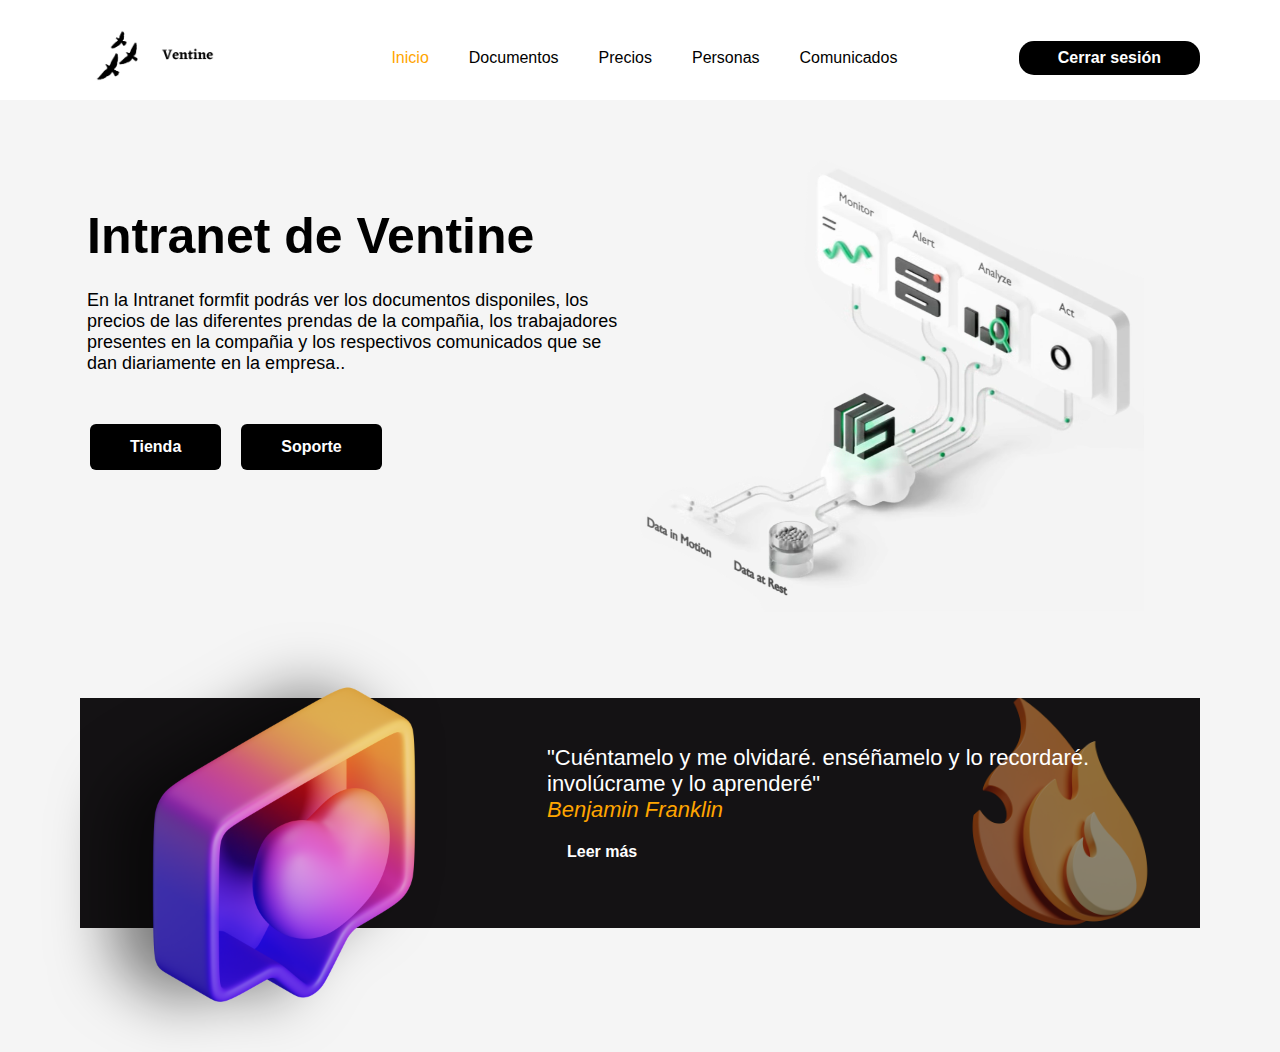
<file: index.html>
<!DOCTYPE html>
<html>
<head>
	<meta charset="utf-8">
	<meta name="viewport" content="width=device-width, initial-scale=1">
	<link rel="stylesheet" type="text/css" href="css/styles.css">
	<title>Inicio</title>
	<link rel="shortcut icon" href="assets/icono.png" type="image/x-icon">
	<link rel="stylesheet" href="https://fonts.googleapis.com/css2?family=Material+Symbols+Outlined:opsz,wght,FILL,GRAD@20..48,100..700,0..1,-50..200" />
</head>
<body>
	<header>
		<div class="container__header">
			<div class="logo">
				<a href="index.html"><img class="logo-img" src="assets/ventinet.png" alt="logos"> </a> 
			</div>
			<div class="menu">
				<nav>
					<ul>
						<li> <a href="index.html" class="active">Inicio</a> </li>
						<li> <a href="documentos.html">Documentos</a> </li>
						<li> <a href="Precios.html">Precios</a> </li>
						<li> <a href="Personas.html">Personas</a> </li>
						<li> <a href="comunicados.html">Comunicados</a> </li>
					</ul>
				</nav>
			</div>
			<span class="material-symbols-outlined" id="icon_menu">list</span>
			<div class="header__register">
				<input type="button" class="btn__header-register" value="Cerrar sesión" name="">
			</div>
		</div>
	</header>
	<main>
		<div class="cover">
			<div class="text__information-cover">
				<h1>Intranet de Ventine</h1>
				<p>En la Intranet formfit podrás ver los documentos disponiles, los precios de las diferentes
				prendas de la compañia, los trabajadores presentes en la compañia y los respectivos comunicados
				que se dan diariamente en la empresa..</p>
				<div class="buttons__cover">
					<input type="button" class="btn__register-cover" id="Tienda" value="Tienda" name="">
					<input type="button" class="btn__readMore-cover" id="Soporte"  value="Soporte" name="">
				</div>
			</div>
			<div class="media__cover">
				<video src="assets/animacion_cover.webm" autoplay preload="auto" playinline loop muted></video>
			</div>
		</div>
		<div class="container__banner">
			<div class="banner">
				<div class="banner__icon-heart">
					<img   id="icon_heart"  src="assets/heart_notify.png" alt="heart">
				</div>
				<div class="banner__icon-fire">
					 <img src="assets/fire-dynamic-color.png"  id="icon_fire" alt="fire"> 
				</div>
				<div class="banner__text">
					<h2>"Cuéntamelo y me olvidaré. enséñamelo y lo recordaré. involúcrame y lo aprenderé"<br> <span>Benjamin Franklin </span> </h2>
					<a href="https://www.tinyrockets.app/blog/frases-motivadoras" target="_blank"> Leer más</a>
				</div>
			</div>
		</div>
	</main>
	<script type="text/javascript" src="js/main.js"></script>
</body>
</html>
</file>
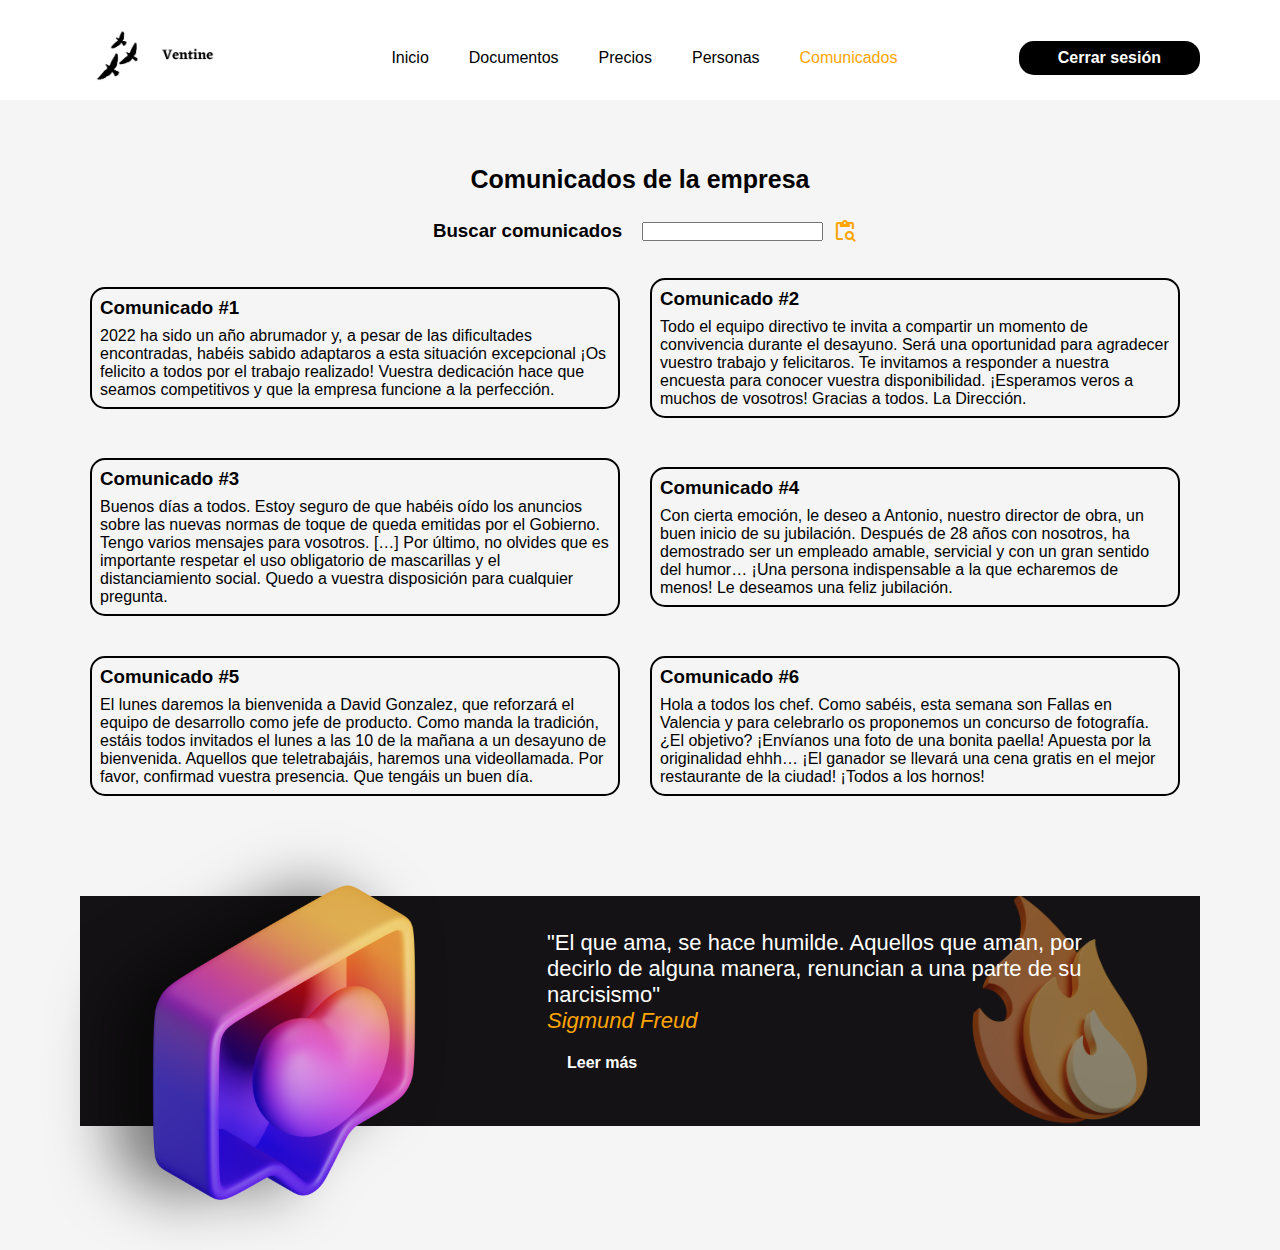
<file: Comunicados.html>
<!DOCTYPE html>
<html>
<head>
	<meta charset="utf-8">
	<meta name="viewport" content="width=device-width, initial-scale=1">
	<link rel="stylesheet" type="text/css" href="css/stylesCom.css">
	<title>Comunicados</title>
	<link rel="shortcut icon" href="assets/icono.png" type="image/x-icon">
	<link rel="stylesheet" type="text/css" href="css/styles.css">	
	<link rel="stylesheet" href="https://fonts.googleapis.com/css2?family=Material+Symbols+Outlined:opsz,wght,FILL,GRAD@20..48,100..700,0..1,-50..200" />
</head>
<body>
	<header>
		<div class="container__header">
			<div class="logo">
				<a href="index.html"><img class="logo-img" src="assets/ventinet.png" alt="logos"> </a> 
			</div>
			<div class="menu">
				<nav>
					<ul>
						<li> <a href="index.html">Inicio</a> </li>
						<li> <a href="documentos.html">Documentos</a> </li>
						<li> <a href="Precios.html">Precios</a> </li>
						<li> <a href="Personas.html">Personas</a> </li>
						<li> <a href="comunicados.html"  class="active">Comunicados</a> </li>
					</ul>
				</nav>
			</div>
			<span class="material-symbols-outlined" id="icon_menu">list</span>

			<div class="header__register">
				<input type="button" class="btn__header-register" value="Cerrar sesión" name="">
			</div>
		</div>
	</header>
	<main>
		<div class="main__title">
			<h2 class="main__title-h2">Comunicados de la empresa</h2>
		</div>
		<div class="main__busqueda">
			<h3 class="main__busqueda-h3">Buscar comunicados</h3>
			<input class="main__busqueda-input" type="text" name="" >
			<span class="material-symbols-outlined main__busqueda-span">content_paste_search</span>
		</div>
		
			<div class="section-comunication">
				<div class="section-comunication-com">
					<div> <h3 class="section-comunication-com-h3">Comunicado #1</h3></div>
					<p class="section-comunication-com-p">
						2022 ha sido un año abrumador y, a pesar de las dificultades encontradas, habéis sabido adaptaros a esta situación excepcional ¡Os felicito a todos por el trabajo realizado! Vuestra dedicación hace que seamos competitivos y que la empresa funcione a la perfección.
					</p>
				</div>
				<div class="section-comunication-com">
					<div> <h3 class="section-comunication-com-h3">Comunicado #2</h3></div>
					<p class="section-comunication-com-p">
						Todo el equipo directivo te invita a compartir un momento de convivencia durante el desayuno. Será una oportunidad para agradecer vuestro trabajo y felicitaros. Te invitamos a responder a nuestra encuesta para conocer vuestra disponibilidad. ¡Esperamos veros a muchos de vosotros! Gracias a todos. La Dirección.
					</p>
				</div>
				<div class="section-comunication-com">
					<div> <h3 class="section-comunication-com-h3">Comunicado #3</h3></div>
					<p class="section-comunication-com-p">
						Buenos días a todos. Estoy seguro de que habéis oído los anuncios sobre las nuevas normas de toque de queda emitidas por el Gobierno. Tengo varios mensajes para vosotros. […] Por último, no olvides que es importante respetar el uso obligatorio de mascarillas y el distanciamiento social. Quedo a vuestra disposición para cualquier pregunta.
					</p>
				</div>
				<div class="section-comunication-com non">
					<div> <h3 class="section-comunication-com-h3 ">Comunicado #4</h3></div>
					<p class="section-comunication-com-p">
						Con cierta emoción, le deseo a Antonio, nuestro director de obra, un buen inicio de su jubilación. Después de 28 años con nosotros, ha demostrado ser un empleado amable, servicial y con un gran sentido del humor… ¡Una persona indispensable a la que echaremos de menos! Le deseamos una feliz jubilación.
					</p>
				</div>
				<div class="section-comunication-com">
					<div> <h3 class="section-comunication-com-h3">Comunicado #5</h3></div>
					<p class="section-comunication-com-p">
						El lunes daremos la bienvenida a David Gonzalez, que reforzará el equipo de desarrollo como jefe de producto. Como manda la tradición, estáis todos invitados el lunes a las 10 de la mañana a un desayuno de bienvenida. Aquellos que teletrabajáis, haremos una videollamada. Por favor, confirmad vuestra presencia. Que tengáis un buen día.
					</p>
				</div>
				<div class="section-comunication-com non">
					<div> <h3 class="section-comunication-com-h3 ">Comunicado #6</h3></div>
					<p class="section-comunication-com-p">
						Hola a todos los chef. Como sabéis, esta semana son Fallas en Valencia y para celebrarlo os proponemos un concurso de fotografía. ¿El objetivo? ¡Envíanos una foto de una bonita paella! Apuesta por la originalidad ehhh… ¡El ganador se llevará una cena gratis en el mejor restaurante de la ciudad! ¡Todos a los hornos!
					</p>
				</div>											
			</div>	

		<div class="container__banner">
			<div class="banner">
				<div class="banner__icon-heart">
					<img   id="icon_heart"  src="assets/heart_notify.png" alt="heart">
				</div>
				<div class="banner__icon-fire">
					 <img src="assets/fire-dynamic-color.png"  id="icon_fire" alt="fire"> 
				</div>
				<div class="banner__text">
					<h2>"El que ama, se hace humilde. Aquellos que aman, por decirlo de alguna manera, renuncian a una parte de su narcisismo"<br> <span>Sigmund Freud</span> </h2>
					<a href="https://www.tinyrockets.app/blog/frases-motivadoras" target="_blank"> Leer más</a>
				</div>
			</div>
		</div>
	</main>
	<script type="text/javascript" src="js/main.js"></script>
</body>
</html>
</file>
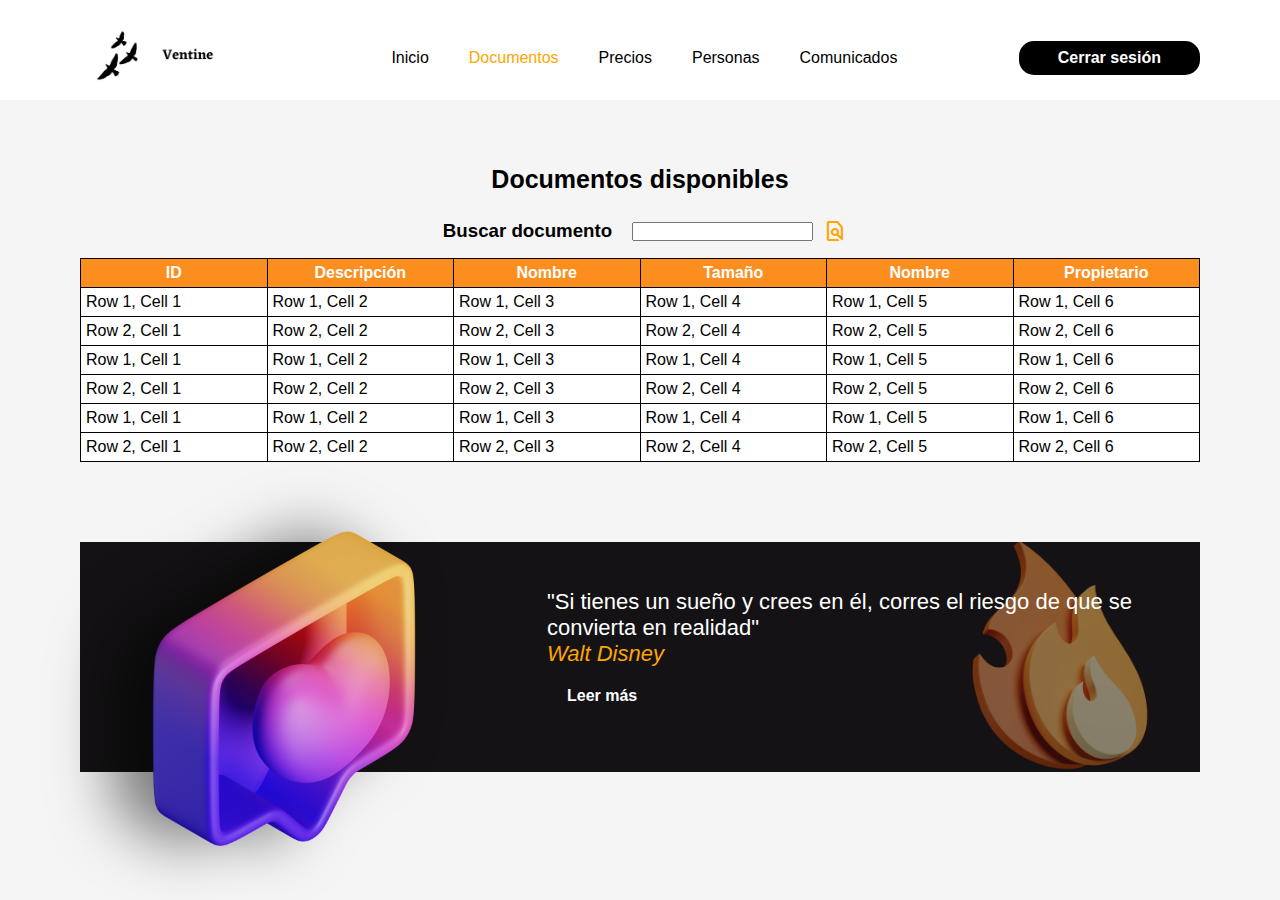
<file: documentos.html>
<!DOCTYPE html>
<html>
<head>
	<meta charset="utf-8">
	<meta name="viewport" content="width=device-width, initial-scale=1">
	<link rel="stylesheet" type="text/css" href="css/stylesDoc.css">
	<title>Documentos</title>
	<link rel="shortcut icon" href="assets/icono.png" type="image/x-icon">
	<link rel="stylesheet" type="text/css" href="css/styles.css">	
	<link rel="stylesheet" href="https://fonts.googleapis.com/css2?family=Material+Symbols+Outlined:opsz,wght,FILL,GRAD@20..48,100..700,0..1,-50..200" />
</head>
<body>
	<header>
		<div class="container__header">
			<div class="logo">
				<a href="index.html"><img class="logo-img" src="assets/ventinet.png" alt="logos"> </a> 
			</div>
			<div class="menu">
				<nav>
					<ul>
						<li> <a href="index.html">Inicio</a> </li>
						<li> <a href="documentos.html"  class="active">Documentos</a> </li>
						<li> <a href="Precios.html">Precios</a> </li>
						<li> <a href="Personas.html">Personas</a> </li>
						<li> <a href="comunicados.html" >Comunicados</a> </li>
					</ul>
				</nav>
			</div>
			<span class="material-symbols-outlined" id="icon_menu">list</span>

			<div class="header__register">
				<input type="button" class="btn__header-register" value="Cerrar sesión" name="">
			</div>
		</div>
	</header>
	<main>
		<div class="main__title">
			<h2 class="main__title-h2">Documentos disponibles</h2>
		</div>
		<div class="main__busqueda">
			<h3 class="main__busqueda-h3">Buscar documento</h3>
			<input class="main__busqueda-input" type="text" name="" >
			<span class="material-symbols-outlined main__busqueda-span">find_in_page</span>
			
		</div>
		<div class="main__table">
			<table class="customTable">
			  <thead>
			    <tr>
			    <th>ID</th>
			    <th>Descripción</th>
			    <th>Nombre</th>
			    <th>Tamaño </th>
			    <th>Nombre</th>
			    <th>Propietario</th>
			    </tr>
			  </thead>
			  <tbody>
			    <tr>
			      <td>Row 1, Cell 1</td>
			      <td>Row 1, Cell 2</td>
			      <td>Row 1, Cell 3</td>
			      <td>Row 1, Cell 4</td>
			      <td>Row 1, Cell 5</td>
			      <td>Row 1, Cell 6</td>
			    </tr>
			    <tr>
			      <td>Row 2, Cell 1</td>
			      <td>Row 2, Cell 2</td>
			      <td>Row 2, Cell 3</td>
			      <td>Row 2, Cell 4</td>
			      <td>Row 2, Cell 5</td>
			      <td>Row 2, Cell 6</td>
			    </tr>
			    <tr>
			      <td>Row 1, Cell 1</td>
			      <td>Row 1, Cell 2</td>
			      <td>Row 1, Cell 3</td>
			      <td>Row 1, Cell 4</td>
			      <td>Row 1, Cell 5</td>
			      <td>Row 1, Cell 6</td>
			    </tr>
			    <tr>
			      <td>Row 2, Cell 1</td>
			      <td>Row 2, Cell 2</td>
			      <td>Row 2, Cell 3</td>
			      <td>Row 2, Cell 4</td>
			      <td>Row 2, Cell 5</td>
			      <td>Row 2, Cell 6</td>
			    </tr>
			    <tr>
			      <td>Row 1, Cell 1</td>
			      <td>Row 1, Cell 2</td>
			      <td>Row 1, Cell 3</td>
			      <td>Row 1, Cell 4</td>
			      <td>Row 1, Cell 5</td>
			      <td>Row 1, Cell 6</td>
			    </tr>
			    <tr>
			      <td>Row 2, Cell 1</td>
			      <td>Row 2, Cell 2</td>
			      <td>Row 2, Cell 3</td>
			      <td>Row 2, Cell 4</td>
			      <td>Row 2, Cell 5</td>
			      <td>Row 2, Cell 6</td>
			    </tr>
			  </tbody>
			</table>
		</div>
				<div class="container__banner">
			<div class="banner">
				<div class="banner__icon-heart">
					<img   id="icon_heart"  src="assets/heart_notify.png" alt="heart">
				</div>
				<div class="banner__icon-fire">
					 <img src="assets/fire-dynamic-color.png"  id="icon_fire" alt="fire"> 
				</div>
				<div class="banner__text">
					<h2>"Si tienes un sueño y crees en él, corres el riesgo de que se convierta en realidad"<br> <span>Walt Disney </span> </h2>
					<a href="https://www.tinyrockets.app/blog/frases-motivadoras" target="_blank"> Leer más</a>
				</div>
			</div>
		</div>
	</main>
	<script type="text/javascript" src="js/main.js"></script>
</body>
</html>
</file>
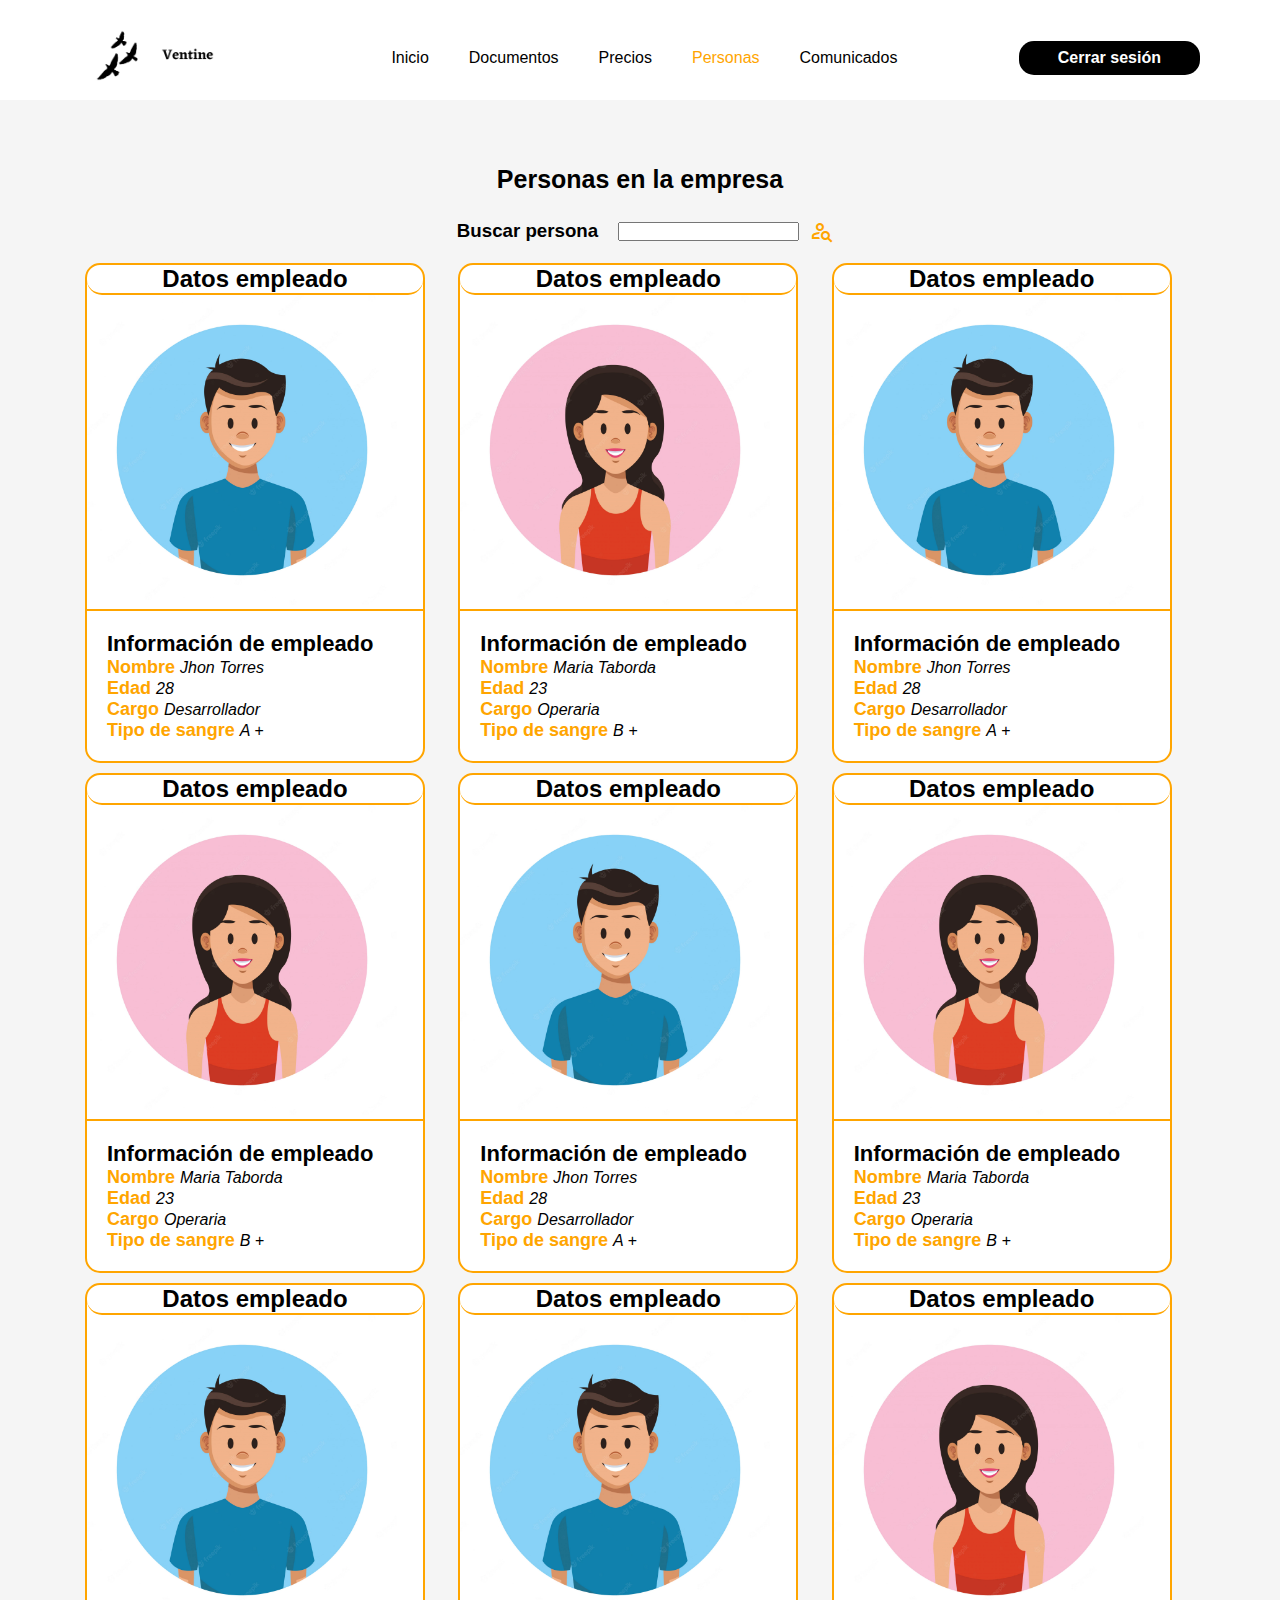
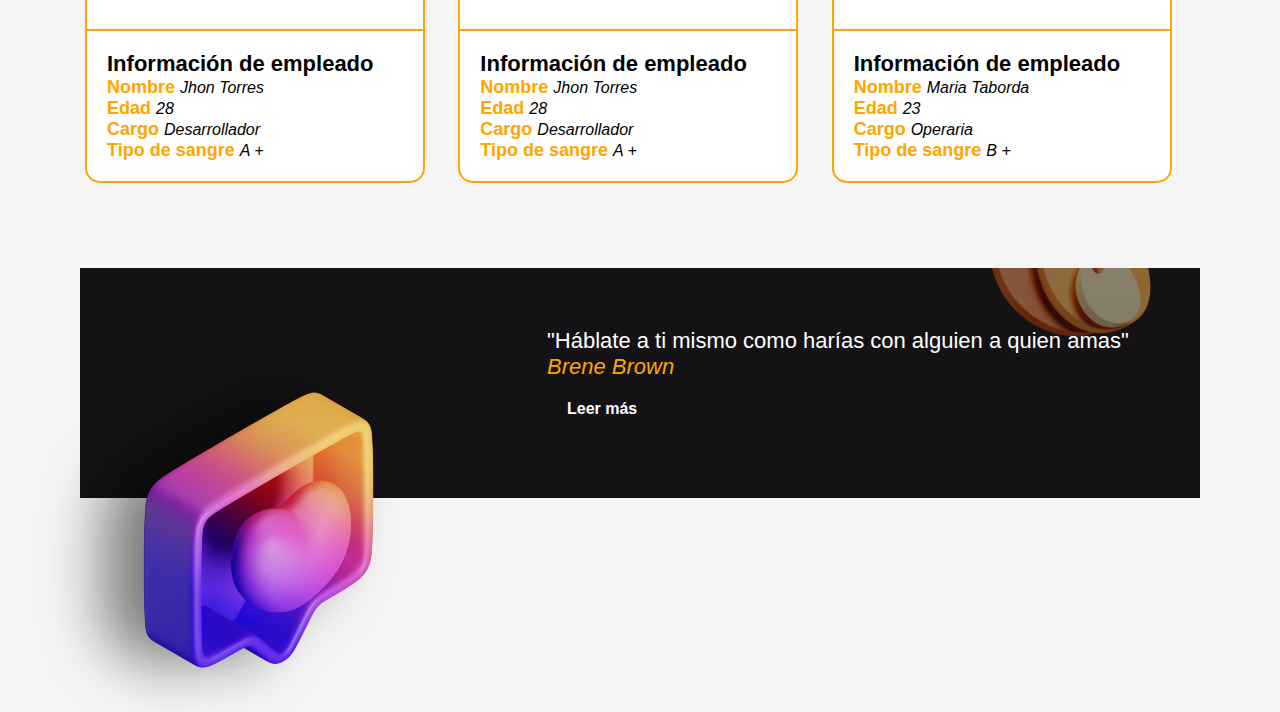
<file: Personas.html>
<!DOCTYPE html>
<html>
<head>
	<meta charset="utf-8">
	<meta name="viewport" content="width=device-width, initial-scale=1">
	<link rel="stylesheet" type="text/css" href="css/stylesPer.css">
	<title>Personas</title>
	<link rel="shortcut icon" href="assets/icono.png" type="image/x-icon">
	<link rel="stylesheet" type="text/css" href="css/styles.css">	
	<link rel="stylesheet" href="https://fonts.googleapis.com/css2?family=Material+Symbols+Outlined:opsz,wght,FILL,GRAD@20..48,100..700,0..1,-50..200" />
</head>
<body>
	<header>
		<div class="container__header">
			<div class="logo">
				<a href="index.html"><img class="logo-img" src="assets/ventinet.png" alt="logos"> </a> 
			</div>
			<div class="menu">
				<nav>
					<ul>
						<li> <a href="index.html">Inicio</a> </li>
						<li> <a href="documentos.html" >Documentos</a> </li>
						<li> <a href="Precios.html">Precios</a> </li>
						<li> <a href="Personas.html"  class="active">Personas</a> </li>
						<li> <a href="comunicados.html" >Comunicados</a> </li>
					</ul>
				</nav>
			</div>
			<span class="material-symbols-outlined" id="icon_menu">list</span>

			<div class="header__register">
				<input type="button" class="btn__header-register" value="Cerrar sesión" name="">
			</div>
		</div>
	</header>
	<main>
		<div class="main__title">
			<h2 class="main__title-h2">Personas en la empresa</h2>
		</div>
		<div class="main__busqueda">
			<h3 class="main__busqueda-h3">Buscar persona</h3>
			<input class="main__busqueda-input" type="text" name="" >
			<span class="material-symbols-outlined main__busqueda-span">person_search</span>
			
		</div>
		<div class="grilla-personas">
			<div class="section-perfil">
				<div class="section-perfil-titulo">
					<h2 class="section-perfil-titulo-h2">Datos empleado</h2>
				</div>
				<div class="section-perfil-img">
					<img class="section-perfil-img-hombre" src="assets/hombre.webp">
				</div>
				<div class="section-perfil-descr">
					<h2 class="section-perfil-descr-h2">Información de empleado</h2>
					<h3 class="section-perfil-descr-h3">Nombre <span>Jhon Torres</span> </h3>
					<h3 class="section-perfil-descr-h3">Edad <span>28</span>  </h3>
					<h3 class="section-perfil-descr-h3">Cargo <span>Desarrollador </span> </h3>
					<h3 class="section-perfil-descr-h3">Tipo de sangre <span> A +</span> </h3>

				</div>
			</div>	
			<div class="section-perfil">
				<div class="section-perfil-titulo">
					<h2 class="section-perfil-titulo-h2">Datos empleado</h2>
				</div>
				<div class="section-perfil-img">
					<img class="section-perfil-img-hombre" src="assets/mujer.webp">
				</div>
				<div class="section-perfil-descr">
					<h2 class="section-perfil-descr-h2">Información de empleado</h2>
					<h3 class="section-perfil-descr-h3">Nombre <span>Maria Taborda</span> </h3>
					<h3 class="section-perfil-descr-h3">Edad <span>23</span>  </h3>
					<h3 class="section-perfil-descr-h3">Cargo <span>Operaria </span> </h3>
					<h3 class="section-perfil-descr-h3">Tipo de sangre <span> B +</span> </h3>

				</div>
			</div>	
			<div class="section-perfil">
				<div class="section-perfil-titulo">
					<h2 class="section-perfil-titulo-h2">Datos empleado</h2>
				</div>
				<div class="section-perfil-img">
					<img class="section-perfil-img-hombre" src="assets/hombre.webp">
				</div>
				<div class="section-perfil-descr">
					<h2 class="section-perfil-descr-h2">Información de empleado</h2>
					<h3 class="section-perfil-descr-h3">Nombre <span>Jhon Torres</span> </h3>
					<h3 class="section-perfil-descr-h3">Edad <span>28</span>  </h3>
					<h3 class="section-perfil-descr-h3">Cargo <span>Desarrollador </span> </h3>
					<h3 class="section-perfil-descr-h3">Tipo de sangre <span> A +</span> </h3>

				</div>
			</div>	
			<div class="section-perfil">
				<div class="section-perfil-titulo">
					<h2 class="section-perfil-titulo-h2">Datos empleado</h2>
				</div>
				<div class="section-perfil-img">
					<img class="section-perfil-img-hombre" src="assets/mujer.webp">
				</div>
				<div class="section-perfil-descr">
					<h2 class="section-perfil-descr-h2">Información de empleado</h2>
					<h3 class="section-perfil-descr-h3">Nombre <span>Maria Taborda</span> </h3>
					<h3 class="section-perfil-descr-h3">Edad <span>23</span>  </h3>
					<h3 class="section-perfil-descr-h3">Cargo <span>Operaria </span> </h3>
					<h3 class="section-perfil-descr-h3">Tipo de sangre <span> B +</span> </h3>

				</div>
			</div>
			<div class="section-perfil">
				<div class="section-perfil-titulo">
					<h2 class="section-perfil-titulo-h2">Datos empleado</h2>
				</div>
				<div class="section-perfil-img">
					<img class="section-perfil-img-hombre" src="assets/hombre.webp">
				</div>
				<div class="section-perfil-descr">
					<h2 class="section-perfil-descr-h2">Información de empleado</h2>
					<h3 class="section-perfil-descr-h3">Nombre <span>Jhon Torres</span> </h3>
					<h3 class="section-perfil-descr-h3">Edad <span>28</span>  </h3>
					<h3 class="section-perfil-descr-h3">Cargo <span>Desarrollador </span> </h3>
					<h3 class="section-perfil-descr-h3">Tipo de sangre <span> A +</span> </h3>

				</div>
			</div>	
			<div class="section-perfil">
				<div class="section-perfil-titulo">
					<h2 class="section-perfil-titulo-h2">Datos empleado</h2>
				</div>
				<div class="section-perfil-img">
					<img class="section-perfil-img-hombre" src="assets/mujer.webp">
				</div>
				<div class="section-perfil-descr">
					<h2 class="section-perfil-descr-h2">Información de empleado</h2>
					<h3 class="section-perfil-descr-h3">Nombre <span>Maria Taborda</span> </h3>
					<h3 class="section-perfil-descr-h3">Edad <span>23</span>  </h3>
					<h3 class="section-perfil-descr-h3">Cargo <span>Operaria </span> </h3>
					<h3 class="section-perfil-descr-h3">Tipo de sangre <span> B +</span> </h3>

				</div>
			</div>
			<div class="section-perfil">
				<div class="section-perfil-titulo">
					<h2 class="section-perfil-titulo-h2">Datos empleado</h2>
				</div>
				<div class="section-perfil-img">
					<img class="section-perfil-img-hombre" src="assets/hombre.webp">
				</div>
				<div class="section-perfil-descr">
					<h2 class="section-perfil-descr-h2">Información de empleado</h2>
					<h3 class="section-perfil-descr-h3">Nombre <span>Jhon Torres</span> </h3>
					<h3 class="section-perfil-descr-h3">Edad <span>28</span>  </h3>
					<h3 class="section-perfil-descr-h3">Cargo <span>Desarrollador </span> </h3>
					<h3 class="section-perfil-descr-h3">Tipo de sangre <span> A +</span> </h3>

				</div>
			</div>	
			<div class="section-perfil">
				<div class="section-perfil-titulo">
					<h2 class="section-perfil-titulo-h2">Datos empleado</h2>
				</div>
				<div class="section-perfil-img">
					<img class="section-perfil-img-hombre" src="assets/hombre.webp">
				</div>
				<div class="section-perfil-descr">
					<h2 class="section-perfil-descr-h2">Información de empleado</h2>
					<h3 class="section-perfil-descr-h3">Nombre <span>Jhon Torres</span> </h3>
					<h3 class="section-perfil-descr-h3">Edad <span>28</span>  </h3>
					<h3 class="section-perfil-descr-h3">Cargo <span>Desarrollador </span> </h3>
					<h3 class="section-perfil-descr-h3">Tipo de sangre <span> A +</span> </h3>

				</div>
			</div>	
			<div class="section-perfil">
				<div class="section-perfil-titulo">
					<h2 class="section-perfil-titulo-h2">Datos empleado</h2>
				</div>
				<div class="section-perfil-img">
					<img class="section-perfil-img-hombre" src="assets/mujer.webp">
				</div>
				<div class="section-perfil-descr">
					<h2 class="section-perfil-descr-h2">Información de empleado</h2>
					<h3 class="section-perfil-descr-h3">Nombre <span>Maria Taborda</span> </h3>
					<h3 class="section-perfil-descr-h3">Edad <span>23</span>  </h3>
					<h3 class="section-perfil-descr-h3">Cargo <span>Operaria </span> </h3>
					<h3 class="section-perfil-descr-h3">Tipo de sangre <span> B +</span> </h3>

				</div>
			</div>																											
		</div>	
		<div class="container__banner">
			<div class="banner">
				<div class="banner__icon-heart">
					<img   id="icon_heart"  src="assets/heart_notify.png" alt="heart">
				</div>
				<div class="banner__icon-fire">
					 <img src="assets/fire-dynamic-color.png"  id="icon_fire" alt="fire"> 
				</div>
				<div class="banner__text">
					<h2>"Háblate a ti mismo como harías con alguien a quien amas"<br> <span>Brene Brown </span> </h2>
					<a href="https://www.tinyrockets.app/blog/frases-motivadoras" target="_blank"> Leer más</a>
				</div>
			</div>
		</div>
	</main>
	<script type="text/javascript" src="js/main.js"></script>
</body>
</html>
</file>
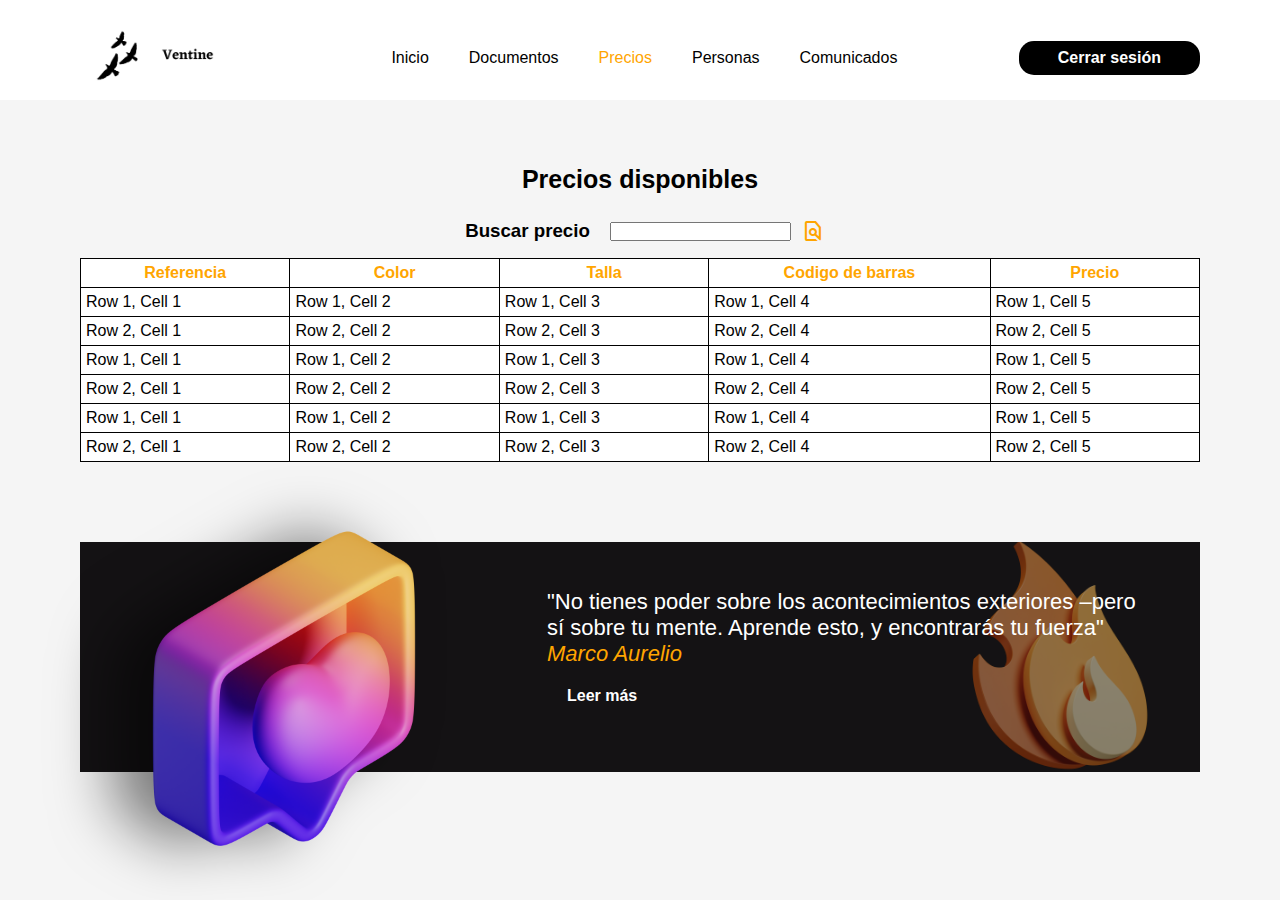
<file: Precios.html>
<!DOCTYPE html>
<html>
<head>
	<meta charset="utf-8">
	<meta name="viewport" content="width=device-width, initial-scale=1">
	<link rel="stylesheet" type="text/css" href="css/stylesPrec.css">
	<link rel="stylesheet" type="text/css" href="css/styles.css">
	<title>Precios</title>
	<link rel="shortcut icon" href="assets/icono.png" type="image/x-icon">
	<link rel="stylesheet" href="https://fonts.googleapis.com/css2?family=Material+Symbols+Outlined:opsz,wght,FILL,GRAD@20..48,100..700,0..1,-50..200" />
</head>
<body>
	<header>
		<div class="container__header">
			<div class="logo">
				<a href="index.html"><img class="logo-img" src="assets/ventinet.png" alt="logos"> </a> 
			</div>
			<div class="menu">
				<nav>
					<ul>
						<li> <a href="index.html">Inicio</a> </li>
						<li> <a href="documentos.html" >Documentos</a> </li>
						<li> <a href="Precios.html"   class="active">Precios</a> </li>
						<li> <a href="Personas.html">Personas</a> </li>
						<li> <a href="comunicados.html" >Comunicados</a> </li>
					</ul>
				</nav>
			</div>
			<span class="material-symbols-outlined" id="icon_menu">list</span>

			<div class="header__register">
				<input type="button" class="btn__header-register" value="Cerrar sesión" name="">
			</div>
		</div>
	</header>
	<main>
		<div class="main__title">
			<h2 class="main__title-h2">Precios disponibles</h2>
		</div>
		<div class="main__busqueda">
			<h3 class="main__busqueda-h3">Buscar precio</h3>
			<input class="main__busqueda-input" type="text" name="" >
			<span class="material-symbols-outlined main__busqueda-span">find_in_page</span>
			
		</div>
		<div class="main__table">
			<table class="customTable">
			  <thead>
			    <tr>
			    <th>Referencia</th>
			    <th>Color</th>
			    <th>Talla</th>
			    <th>Codigo de barras </th>
			    <th>Precio</th>
			    </tr>
			  </thead>
			  <tbody>
			    <tr>
			      <td>Row 1, Cell 1</td>
			      <td>Row 1, Cell 2</td>
			      <td>Row 1, Cell 3</td>
			      <td>Row 1, Cell 4</td>
			      <td>Row 1, Cell 5</td>
			    </tr>
			    <tr>
			      <td>Row 2, Cell 1</td>
			      <td>Row 2, Cell 2</td>
			      <td>Row 2, Cell 3</td>
			      <td>Row 2, Cell 4</td>
			      <td>Row 2, Cell 5</td>
			    </tr>
			    <tr>
			      <td>Row 1, Cell 1</td>
			      <td>Row 1, Cell 2</td>
			      <td>Row 1, Cell 3</td>
			      <td>Row 1, Cell 4</td>
			      <td>Row 1, Cell 5</td>
			    </tr>
			    <tr>
			      <td>Row 2, Cell 1</td>
			      <td>Row 2, Cell 2</td>
			      <td>Row 2, Cell 3</td>
			      <td>Row 2, Cell 4</td>
			      <td>Row 2, Cell 5</td>
			    </tr>
			    <tr>
			      <td>Row 1, Cell 1</td>
			      <td>Row 1, Cell 2</td>
			      <td>Row 1, Cell 3</td>
			      <td>Row 1, Cell 4</td>
			      <td>Row 1, Cell 5</td>
			    </tr>
			    <tr>
			      <td>Row 2, Cell 1</td>
			      <td>Row 2, Cell 2</td>
			      <td>Row 2, Cell 3</td>
			      <td>Row 2, Cell 4</td>
			      <td>Row 2, Cell 5</td>
			    </tr>
			  </tbody>
			</table>
		</div>
				<div class="container__banner">
			<div class="banner">
				<div class="banner__icon-heart">
					<img   id="icon_heart"  src="assets/heart_notify.png" alt="heart">
				</div>
				<div class="banner__icon-fire">
					 <img src="assets/fire-dynamic-color.png"  id="icon_fire" alt="fire"> 
				</div>
				<div class="banner__text">
					<h2>"No tienes poder sobre los acontecimientos exteriores –pero sí sobre tu mente. Aprende esto, y encontrarás tu fuerza"<br> <span>Marco Aurelio</span> </h2>
					<a href="https://www.tinyrockets.app/blog/frases-motivadoras" target="_blank"> Leer más</a>
				</div>
			</div>
		</div>
	</main>
	<script type="text/javascript" src="js/main.js"></script>
</body>
</html>
</file>
<file: css/styles.css>
*{
	margin: 0;
	padding: 0;
	box-sizing: border-box;
	font-family: sans-serif;
}

body{
	background-color: #f5f5f5;
}

header{
	height: 100px;
	background-color: white;
}

.container__header{
	max-width: 1200px;
	height: 100%;
	margin: auto;
	padding: 40px;
	padding-top: 55px;
	display: flex;
	justify-content: space-between;
	align-items: center;
}

.logo-img{
	width: 210px;
	margin-left: -20px;
}

.menu nav ul{
	display: flex;
}

.menu nav ul li {
	list-style: none;
	padding: 0 20px;
}

.menu nav ul li a {
	font-size: 16px;
	text-decoration: none;
	color: #000;
	transition: opacity 300ms;
}

.active{
	color: orange !important;
}

.menu nav ul li a:hover{
	opacity: 0.6;
}

.btn__header-register{
	padding: 8px 39px;
	border: none;
	background: black;
	color: white;
	font-weight: bold;
	font-size: 16px;
	cursor: pointer;
	transition: background, color, border, 300ms;
	border-radius: 15px;
}

.btn__header-register:hover{
	background-color: white;
	color: #ffa43a;
	border: 1px solid #ffa43a;
}

#icon_menu{
	display: none;
}

main{
	max-width: 1200px;
	padding: 40px;
	margin: auto;
}

.cover{
	display: flex;
	justify-content: center;
	margin-top: 60px;
}

.text__information-cover{
	width: 50%
}

.text__information-cover h1{
	font-size: 50px;
	margin: 7px;
}

.text__information-cover p{
	font-size: 18px;
	margin: 25px 7px 7px;	

}

.buttons__cover{
	display: flex;
	margin-top: 40px;
}

.btn__readMore-cover, .btn__register-cover{
	padding: 14px 40px;
	border: none;
	color: white;
	font-weight: bold;
	font-size: 16px;
	cursor: pointer;
	background-color: black;
	transition: background, color, border, 300ms;	
	margin: 10px;
	border-radius: 6px;
}

.btn__readMore-cover:hover, .btn__register-cover:hover {
	background-color: white;
	color: black;
	border: 1px solid black;
}


.media__cover{
	width: 50%;
}

.media__cover video{
	width: 90%;
	margin-top: -40px;
}

.container__banner{
	margin-top: 80px;
}

.banner{
	height: 230px;
	display: flex;
	align-items: center;
	background: #141214;
	position: relative;
}

.banner__icon-heart{
	width: 35%;
	height: 100%;
}

#icon_heart{
	width: 400px;
	margin-top: -50px;
	position: relative;
    filter: drop-shadow(-40px 0px 30px rgba(0,0,0,0.5));
}

.banner__text{
	margin-left: 35px;
	width: 60%;
	position: relative;
	color: white;
	padding: 40px;
}

.banner__text h2{
	color: white;
	font-size: 22px;
	font-weight: 400;
}

.banner__text a{
	text-decoration: none;
	display: block;
	margin: 20px;
	color: white;
	font-size: 16px;
	font-weight: bold;
	transition: color 300ms;
}

.banner__text a:hover{
	color: orange;
}

.banner__icon-fire{
	height: 100%;
	position: absolute;
	right: 10px;
	overflow: hidden;
}

#icon_fire{
	width: 270px;
	position: relative;
	margin-top: -20px;
	opacity: 0.6;
}

span{
	color: orange;
	font-style: italic;
	cursor: pointer;
}

@media (max-width: 1024px){
	.container__header, main{
		padding: 20px;
	}

	.text__information-cover h1{
		font-size: 40px;
	}

	.text__information-cover p{

		font-size: 16px;
	}

	#icon_heart{
		left: -60px
	}	

	.banner__icon-fire{
		right: -20px;
	}

}

@media (max-width: 924px){
	.container__header{
		padding: 20px;
		justify-content: center;
	}

	 main{
		padding: 20px;
	}

	.header__register{
		display: none;
	}


}

@media (max-width: 820px){
	.cover{
		display: flex;
		flex-direction: column;
		justify-content: center;
		align-items: center;
	}

	.media__cover video{
	display: none;
}
}

@media (max-width: 714px){

	#icon_menu{
		display: block;
		cursor: pointer;
		font-size: 24px;
	}

	.container__header{
		padding: 20px;
		justify-content: space-evenly;
	}

	.menu{
		height: 0px;
		position: absolute;
		right: 20px;
		top: 70px;
		overflow: hidden;
		z-index: 10;
		box-shadow: 0 0 30px -20px rgba(0, 0, 0, 0.5);
		transition: all 300ms;
	}

	.menu nav ul{
		padding: 15px 0;
		flex-direction: column;
		background-color: white;
	}

	.menu nav ul li{
		padding: 11px 29px;	
	}

	.menu nav ul li a {
		color: black !important;
	}

	.mostrar_menu{
		height: 215px;
	}

	.banner{
		height: 210px;
		display: flex;
		align-items: center;
		background: #141214;
		position: relative;
	}
	.banner__icon-heart{
		width: 15%;
		height: 8%;
	}

	#icon_heart{
		width: 250px;
		margin-top: -90px;
		position: relative;
	    filter: drop-shadow(-40px 0px 30px rgba(0,0,0,0.5));
	}

	.banner__icon-fire{
		height: 70%;
		position: absolute;
		right: 5px;
		overflow: hidden;
	}

	#icon_fire{
		width: 200px;
		position: relative;
		margin-top: -10px;
		opacity: 0.6;
	}

	.banner__text h2{
		color: white;
		font-size: 16px;
		font-weight: 200;
	}
}

@media (max-width: 490px){
	.text__information-cover{
		margin-left: -40px;
	}

	.buttons__cover{
		margin-left: -50px;
	}

	.banner__icon-fire{
		display: none;
	}

	.banner__icon-heart{
		display: none;
	}
	.banner__text{
		margin-left: 70px;
	}
}
</file>
<file: css/stylesCom.css>
.main__title{
  display: flex;
  justify-content: center;
  align-items: center;
  margin: 25px;
}

.main__title-h2{
  font-size: 25px;
  font-weight: bold;
}

.main__title-h2:hover{
  color: orange;
}

.main__busqueda{
  display: flex;
  flex-direction: row;
  justify-content: center;
  align-items: center;
  margin: 15px;
}

.main__busqueda-h3{
  margin: 0 20px;
}

.main__busqueda-span{
  margin: 0 10px !important;
}

.section-comunication{
	display: grid;
	grid-template-columns: repeat(2, 1fr);	
	justify-content: space-between !important;
	align-items: center !important;
}

.section-comunication-com{
	margin: 20px 20px 20px 10px;
	border: 2px solid black;
	border-radius: 15px;
}

.section-comunication-com-h3{
	margin: 8px 8px ;	
	color: black;
}

.section-comunication-com-h3:hover{
	color: orange;
}

.section-comunication-com-p{
	margin: 8px 8px ;		
}

@media (max-width: 744px){
	.section-comunication{
	display: grid;
	grid-template-columns: repeat(1, 1fr);	
}
}
</file>
<file: css/stylesDoc.css>
.main__title{
  display: flex;
  justify-content: center;
  align-items: center;
  margin: 25px;
}

.main__title-h2{
  font-size: 25px;
  font-weight: bold;
}

.main__title-h2:hover{
  color: orange;
}

.main__busqueda{
  display: flex;
  flex-direction: row;
  justify-content: center;
  align-items: center;
  margin: 15px;
}

.main__busqueda-h3{
  margin: 0 20px;
}

.main__busqueda-span{
  margin: 0 10px !important;
}

table.customTable {
  width: 100%;
  background-color: #FFFFFF;
  border-collapse: collapse;
  border-width: 1px;
  border-color: #000000;
  border-style: solid;
  color: #000000;
}

table.customTable td, table.customTable th {
  border-width: 1px;
  border-color: #000000;
  border-style: solid;
  padding: 5px;
}

table.customTable th {
  border-width: 1px;
  border-color: #000000;
  border-style: solid;
  padding: 5px;
  color: white;
}

table.customTable thead {
  background-color: #FC8E1F;
}
</file>
<file: css/stylesPer.css>
.main__title{
  display: flex;
  justify-content: center;
  align-items: center;
  margin: 25px;
}

.main__title-h2{
  font-size: 25px;
  font-weight: bold;
}

.main__title-h2:hover{
  color: orange;
}

.main__busqueda{
  display: flex;
  flex-direction: row;
  justify-content: center;
  align-items: center;
  margin: 15px;
}

.main__busqueda-h3{
  margin: 0 20px;
}

.main__busqueda-span{
  margin: 0 10px !important;
}

.grilla-personas{
	display: grid;
	grid-template-columns: repeat(3, 1fr);	
	justify-content: space-between !important;
	align-items: center !important;
}

.section-perfil{
	display: flex;
	flex-direction: column;
	justify-content: space-between;
	border: 2px solid orange;
	border-radius: 15px;
	width: 340px;
	background-color: white;
	margin-top: 20px;
	margin: 5px;
}

.section-perfil-titulo{
	border-radius: 15px;
	display: flex;
	justify-content: center;
	align-items: center;
	border-bottom: 2px solid orange;

}

.section-perfil-img{
	border-bottom: 2px solid orange;
}

.section-perfil-descr{
	margin: 20px;
}

.section-perfil-img-hombre{
	width: 310px;
	height: 310px;
}

.section-perfil-descr-h2{
	font-size: 22px;
	color: black;
}

.section-perfil-descr-h3{
	font-size: 18px;
	font-weight: bold;
	color: orange;
}

.section-perfil-descr-h3 span{
	font-size: 16px;
	font-weight: 200;
	color: black !important;
}

#icon_fire{
	width: 250px !important;
	margin-top: -160px !important;
}

#icon_heart{
	width: 350px !important;
	margin-top: 90px !important;
}

@media (max-width: 1094px){
	.grilla-personas{
		display: grid;
		grid-template-columns: repeat(2, 1fr);
	}
	#icon_fire{
	width: 200px !important;
	margin-top: -360px !important;
	}

	#icon_heart{
		width: 300px !important;
		margin-top: 150px !important;
	}
}

@media (max-width: 794px){
	.grilla-personas{
		display: grid;
		grid-template-columns: repeat(1, 1fr);
		justify-content: center;
		align-items: center;
		margin-left: 90px;
	}

	.banner__icon-fire{
		display: none;
	}

	.banner__text{
		margin-left: 80px !important;
	}

	#icon_heart{
		width: 300px !important;
		margin-top: 290px !important;
	}

}
</file>
<file: css/stylesPrec.css>
.main__title{
  display: flex;
  justify-content: center;
  align-items: center;
  margin: 25px;
}

.main__title-h2{
  font-size: 25px;
  font-weight: bold;
}

.main__title-h2:hover{
  color: orange;
}

.main__busqueda{
  display: flex;
  flex-direction: row;
  justify-content: center;
  align-items: center;
  margin: 15px;
}

.main__busqueda-h3{
  margin: 0 20px;
}

.main__busqueda-span{
  margin: 0 10px !important;
}

table.customTable {
  width: 100%;
  background-color: #FFFFFF;
  border-collapse: collapse;
  border-width: 1px;
  border-color: #000000;
  border-style: solid;
  color: #000000;
}

table.customTable td, table.customTable th {
  border-width: 1px;
  border-color: #000000;
  border-style: solid;
  padding: 5px;
}

table.customTable th {
  border-width: 1px;
  border-color: #000000;
  border-style: solid;
  padding: 5px;
  color: orange;
}

table.customTable thead {
  background-color: #ffffff;
}
</file>
